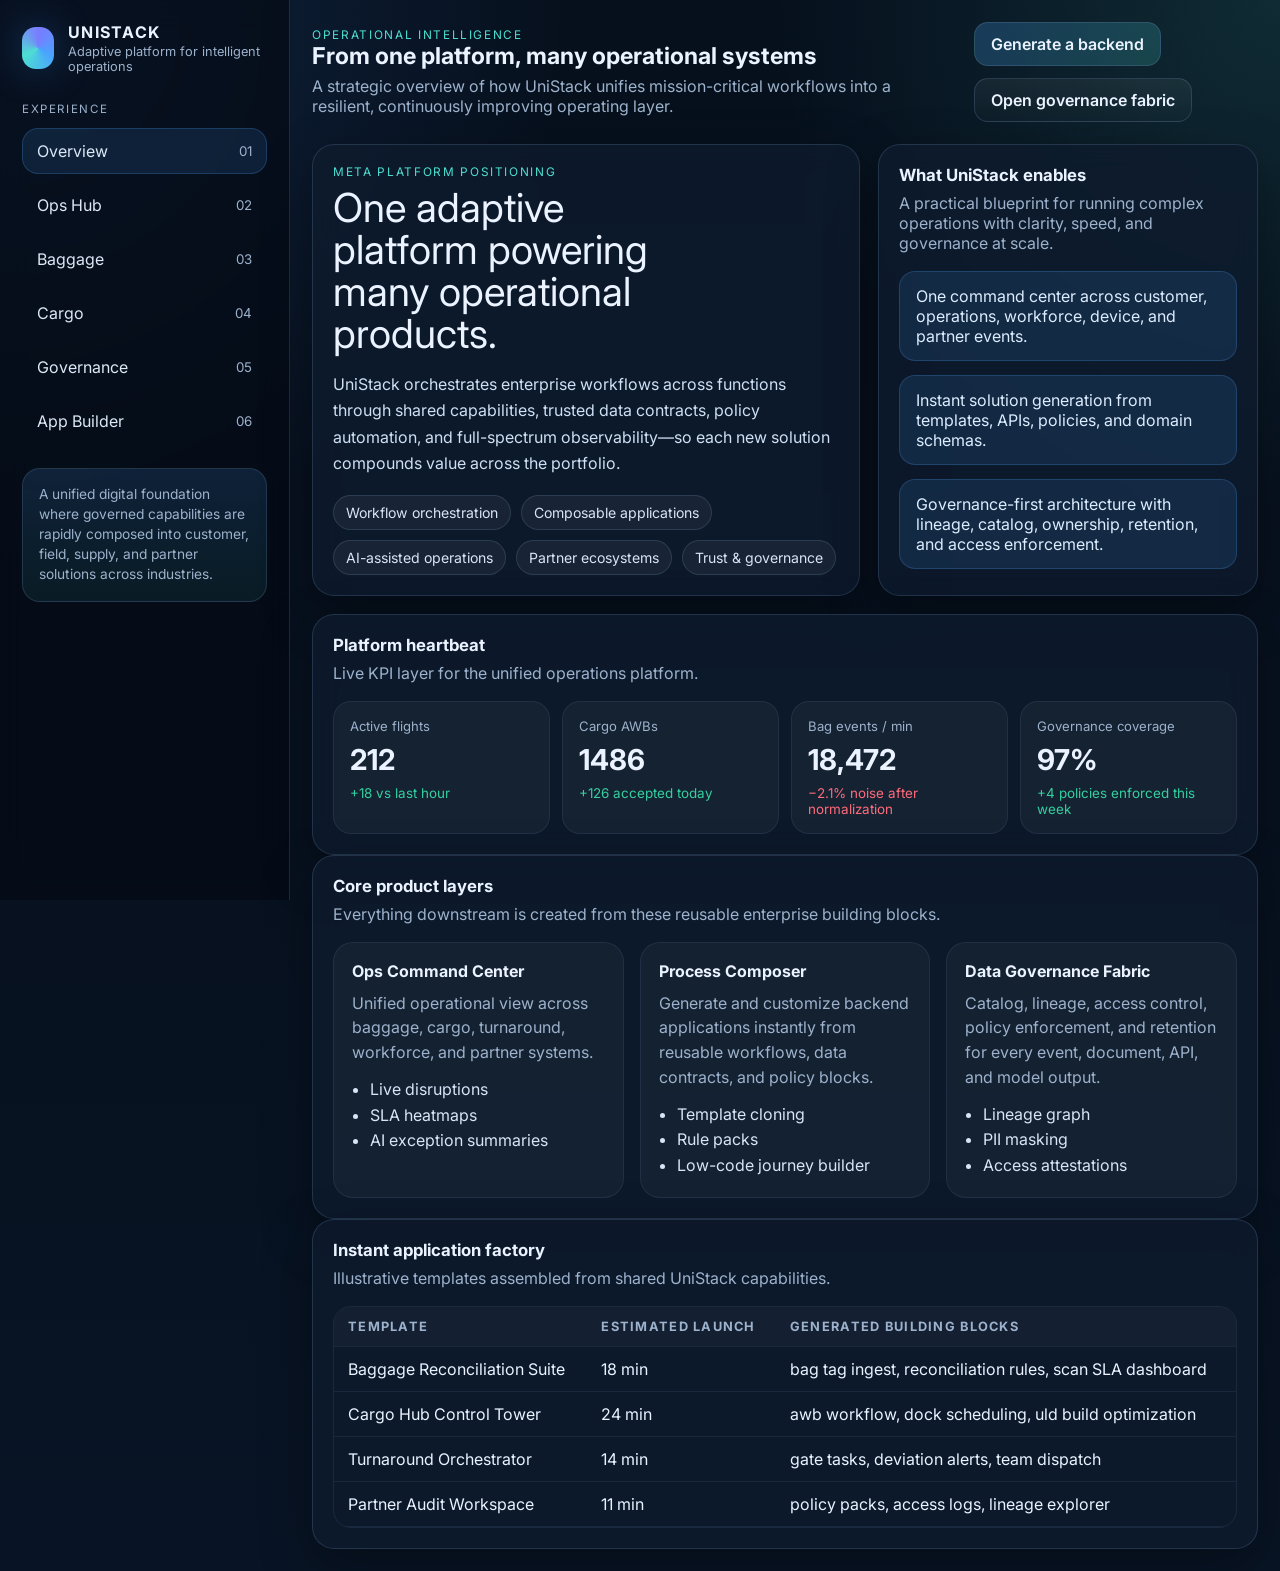
<file: index.html>
<!DOCTYPE html>
<html lang="en">
<head>
  <meta charset="UTF-8" />
  <meta name="viewport" content="width=device-width, initial-scale=1.0" />
  <title>UniStack Prototype | Adaptive Platform for Intelligent Operations</title>
  <link rel="preconnect" href="https://fonts.googleapis.com">
  <link rel="preconnect" href="https://fonts.gstatic.com" crossorigin>
  <link href="https://fonts.googleapis.com/css2?family=Inter:wght@400;500;600;700;800&display=swap" rel="stylesheet">
  <link rel="stylesheet" href="./assets/styles.css" />
</head>
<body>
  <div class="shell">
    <aside class="sidebar">
      <div class="brand">
        <div class="brand-mark"></div>
        <div>
          <h1>UniStack</h1>
          <p>Adaptive platform for intelligent operations</p>
        </div>
      </div>

      <div class="nav-section">
        <p class="nav-title">Experience</p>
        <a class="nav-link" data-nav href="index.html">Overview <small>01</small></a>
        <a class="nav-link" data-nav href="ops-hub.html">Ops Hub <small>02</small></a>
        <a class="nav-link" data-nav href="baggage.html">Baggage <small>03</small></a>
        <a class="nav-link" data-nav href="cargo.html">Cargo <small>04</small></a>
        <a class="nav-link" data-nav href="governance.html">Governance <small>05</small></a>
        <a class="nav-link" data-nav href="builder.html">App Builder <small>06</small></a>
      </div>

      <div class="sidebar-footer">
        <p>A unified digital foundation where governed capabilities are rapidly composed into customer, field, supply, and partner solutions across industries.</p>
      </div>
    </aside>

    <main class="main">
      <div class="topbar">
        <div>
          <div class="kicker">Operational Intelligence</div>
          <h2>From one platform, many operational systems</h2>
          <p>A strategic overview of how UniStack unifies mission-critical workflows into a resilient, continuously improving operating layer.</p>
        </div>
        <div class="top-actions">
          <a class="button primary" href="builder.html">Generate a backend</a>
          <a class="button" href="governance.html">Open governance fabric</a>
        </div>
      </div>

      <section class="hero">
        <div class="panel hero-panel">
          <div class="kicker">Meta platform positioning</div>
          <div class="hero-title">One adaptive platform powering many operational products.</div>
          <p class="hero-copy">UniStack orchestrates enterprise workflows across functions through shared capabilities, trusted data contracts, policy automation, and full-spectrum observability—so each new solution compounds value across the portfolio.</p>
          <div class="badges">
            <span class="badge">Workflow orchestration</span>
            <span class="badge">Composable applications</span>
            <span class="badge">AI-assisted operations</span>
            <span class="badge">Partner ecosystems</span>
            <span class="badge">Trust & governance</span>
          </div>
        </div>
        <div class="panel">
          <h3>What UniStack enables</h3>
          <p class="panel-subtitle">A practical blueprint for running complex operations with clarity, speed, and governance at scale.</p>
          <div class="stack">
            <div class="notice">One command center across customer, operations, workforce, device, and partner events.</div>
            <div class="notice">Instant solution generation from templates, APIs, policies, and domain schemas.</div>
            <div class="notice">Governance-first architecture with lineage, catalog, ownership, retention, and access enforcement.</div>
          </div>
        </div>
      </section>

      <section class="panel">
        <h3>Platform heartbeat</h3>
        <p class="panel-subtitle">Live KPI layer for the unified operations platform.</p>
        <div class="metrics" id="overview-metrics"></div>
      </section>

      <section class="panel">
        <h3>Core product layers</h3>
        <p class="panel-subtitle">Everything downstream is created from these reusable enterprise building blocks.</p>
        <div class="cards" id="module-cards"></div>
      </section>

      <section class="panel">
        <h3>Instant application factory</h3>
        <p class="panel-subtitle">Illustrative templates assembled from shared UniStack capabilities.</p>
        <div class="table-wrap">
          <table>
            <thead>
              <tr><th>Template</th><th>Estimated launch</th><th>Generated building blocks</th></tr>
            </thead>
            <tbody id="template-table"></tbody>
          </table>
        </div>
      </section>
    </main>
  </div>
  <script src="./assets/app.js"></script>
</body>
</html>
</file>
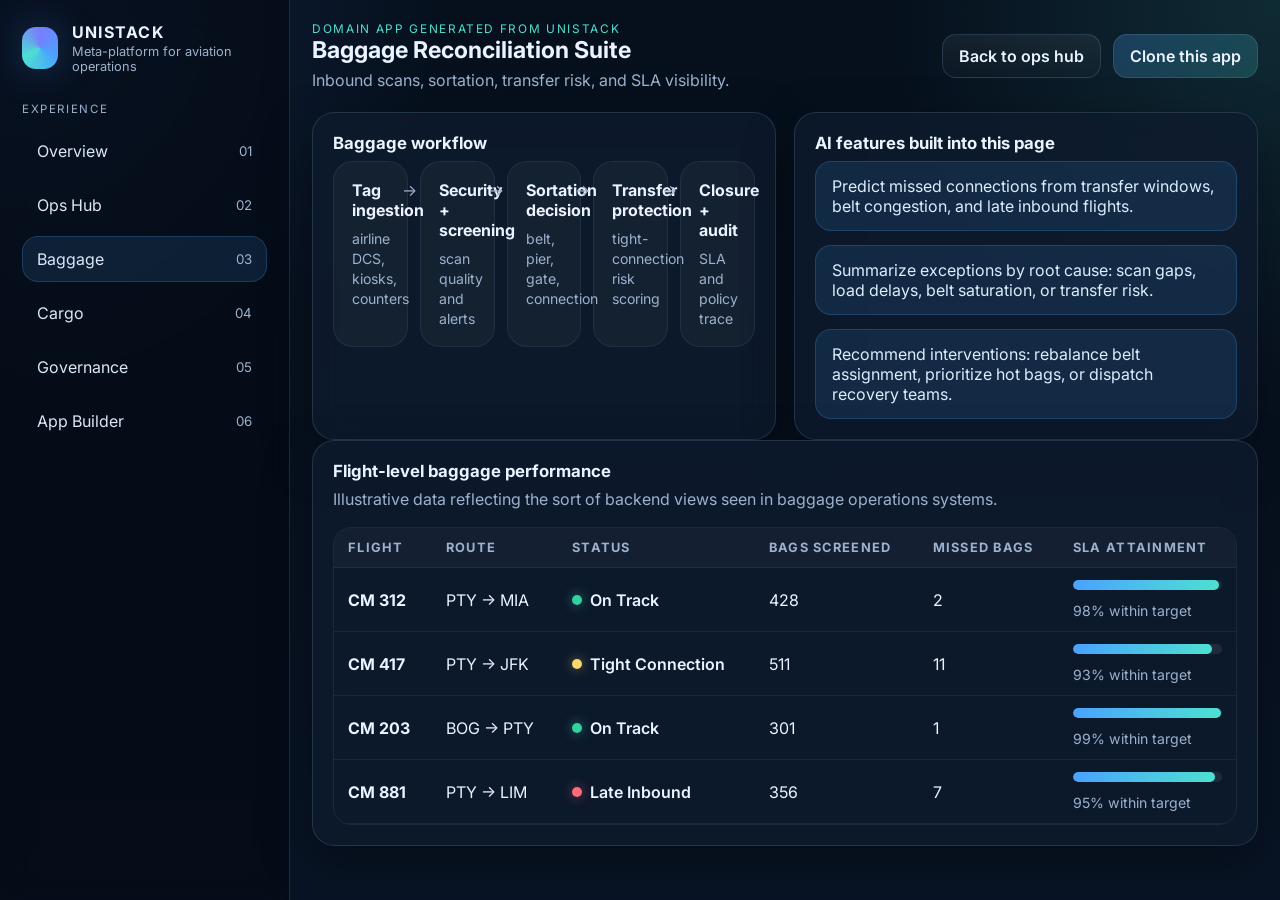
<file: baggage.html>
<!DOCTYPE html>
<html lang="en">
<head>
  <meta charset="UTF-8" />
  <meta name="viewport" content="width=device-width, initial-scale=1.0" />
  <title>UniStack Baggage Suite</title>
  <link rel="preconnect" href="https://fonts.googleapis.com">
  <link rel="preconnect" href="https://fonts.gstatic.com" crossorigin>
  <link href="https://fonts.googleapis.com/css2?family=Inter:wght@400;500;600;700;800&display=swap" rel="stylesheet">
  <link rel="stylesheet" href="./assets/styles.css" />
</head>
<body>
  <div class="shell">
    <aside class="sidebar">
      <div class="brand"><div class="brand-mark"></div><div><h1>UniStack</h1><p>Meta-platform for aviation operations</p></div></div>
      <div class="nav-section">
        <p class="nav-title">Experience</p>
        <a class="nav-link" data-nav href="index.html">Overview <small>01</small></a>
        <a class="nav-link" data-nav href="ops-hub.html">Ops Hub <small>02</small></a>
        <a class="nav-link" data-nav href="baggage.html">Baggage <small>03</small></a>
        <a class="nav-link" data-nav href="cargo.html">Cargo <small>04</small></a>
        <a class="nav-link" data-nav href="governance.html">Governance <small>05</small></a>
        <a class="nav-link" data-nav href="builder.html">App Builder <small>06</small></a>
      </div>
    </aside>
    <main class="main">
      <div class="topbar">
        <div><div class="kicker">Domain app generated from UniStack</div><h2>Baggage Reconciliation Suite</h2><p>Inbound scans, sortation, transfer risk, and SLA visibility.</p></div>
        <div class="top-actions"><a class="button" href="ops-hub.html">Back to ops hub</a><a class="button primary" href="builder.html">Clone this app</a></div>
      </div>

      <section class="grid cols-2">
        <div class="panel">
          <h3>Baggage workflow</h3>
          <div class="flow">
            <div class="flow-step"><strong>Tag ingestion</strong><span class="footer-note">airline DCS, kiosks, counters</span></div>
            <div class="flow-step"><strong>Security + screening</strong><span class="footer-note">scan quality and alerts</span></div>
            <div class="flow-step"><strong>Sortation decision</strong><span class="footer-note">belt, pier, gate, connection</span></div>
            <div class="flow-step"><strong>Transfer protection</strong><span class="footer-note">tight-connection risk scoring</span></div>
            <div class="flow-step"><strong>Closure + audit</strong><span class="footer-note">SLA and policy trace</span></div>
          </div>
        </div>
        <div class="panel">
          <h3>AI features built into this page</h3>
          <div class="stack">
            <div class="notice">Predict missed connections from transfer windows, belt congestion, and late inbound flights.</div>
            <div class="notice">Summarize exceptions by root cause: scan gaps, load delays, belt saturation, or transfer risk.</div>
            <div class="notice">Recommend interventions: rebalance belt assignment, prioritize hot bags, or dispatch recovery teams.</div>
          </div>
        </div>
      </section>

      <section class="panel">
        <h3>Flight-level baggage performance</h3>
        <p class="panel-subtitle">Illustrative data reflecting the sort of backend views seen in baggage operations systems.</p>
        <div class="table-wrap">
          <table>
            <thead><tr><th>Flight</th><th>Route</th><th>Status</th><th>Bags screened</th><th>Missed bags</th><th>SLA attainment</th></tr></thead>
            <tbody id="baggage-table"></tbody>
          </table>
        </div>
      </section>
    </main>
  </div>
  <script src="./assets/app.js"></script>
</body>
</html>
</file>
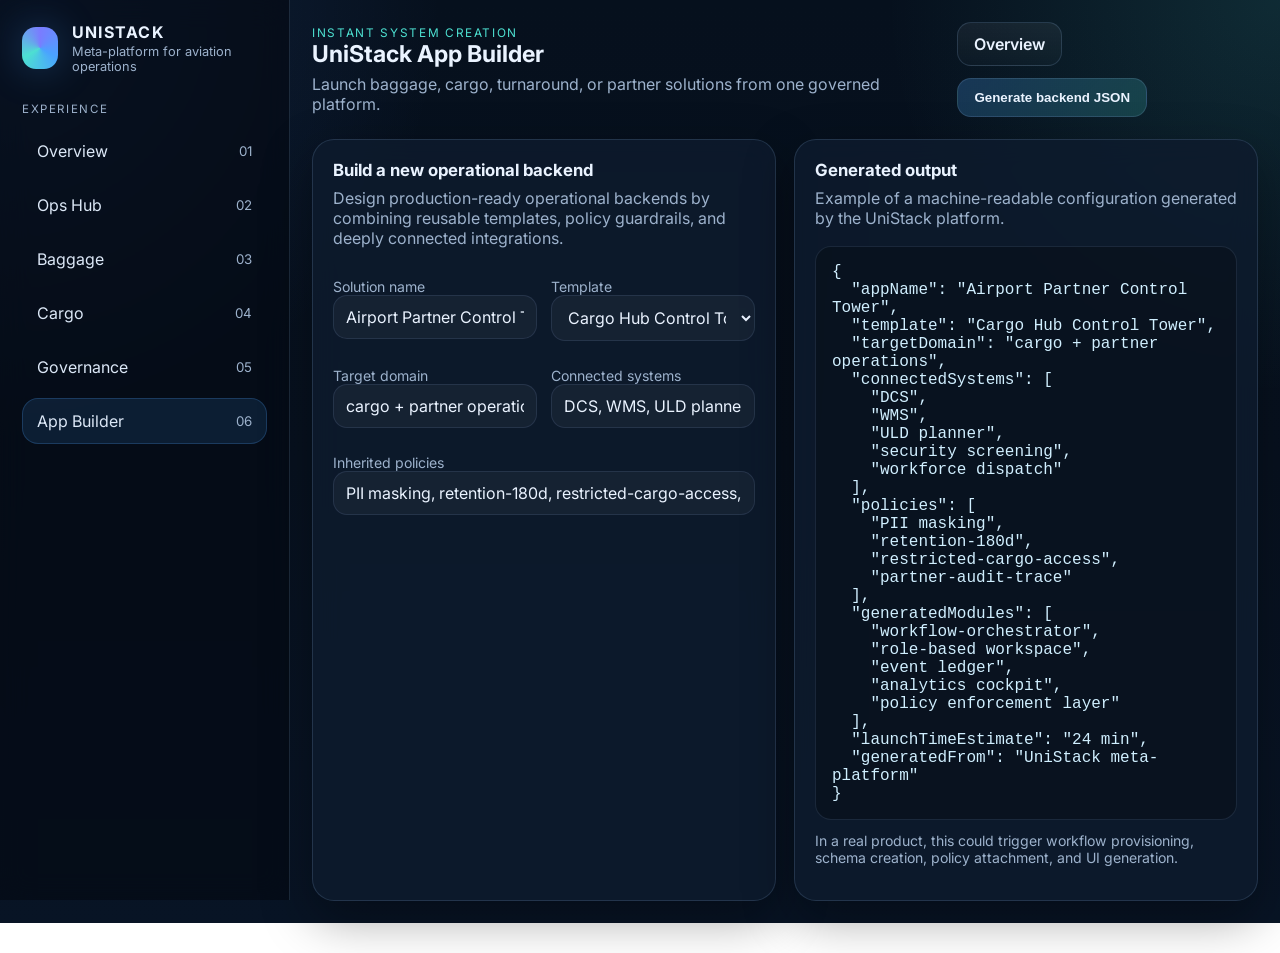
<file: builder.html>
<!DOCTYPE html>
<html lang="en">
<head>
  <meta charset="UTF-8" />
  <meta name="viewport" content="width=device-width, initial-scale=1.0" />
  <title>UniStack App Builder</title>
  <link rel="preconnect" href="https://fonts.googleapis.com">
  <link rel="preconnect" href="https://fonts.gstatic.com" crossorigin>
  <link href="https://fonts.googleapis.com/css2?family=Inter:wght@400;500;600;700;800&display=swap" rel="stylesheet">
  <link rel="stylesheet" href="./assets/styles.css" />
</head>
<body>
  <div class="shell">
    <aside class="sidebar">
      <div class="brand"><div class="brand-mark"></div><div><h1>UniStack</h1><p>Meta-platform for aviation operations</p></div></div>
      <div class="nav-section">
        <p class="nav-title">Experience</p>
        <a class="nav-link" data-nav href="index.html">Overview <small>01</small></a>
        <a class="nav-link" data-nav href="ops-hub.html">Ops Hub <small>02</small></a>
        <a class="nav-link" data-nav href="baggage.html">Baggage <small>03</small></a>
        <a class="nav-link" data-nav href="cargo.html">Cargo <small>04</small></a>
        <a class="nav-link" data-nav href="governance.html">Governance <small>05</small></a>
        <a class="nav-link" data-nav href="builder.html">App Builder <small>06</small></a>
      </div>
    </aside>
    <main class="main">
      <div class="topbar">
        <div><div class="kicker">Instant system creation</div><h2>UniStack App Builder</h2><p>Launch baggage, cargo, turnaround, or partner solutions from one governed platform.</p></div>
        <div class="top-actions"><a class="button" href="index.html">Overview</a><button class="button primary" id="generate-app">Generate backend JSON</button></div>
      </div>

      <section class="grid cols-2">
        <div class="panel">
          <h3>Build a new operational backend</h3>
          <p class="panel-subtitle">Design production-ready operational backends by combining reusable templates, policy guardrails, and deeply connected integrations.</p>
          <form id="builder-form" class="stack">
            <div class="form-grid">
              <label>
                <div class="footer-note">Solution name</div>
                <input name="appName" value="Airport Partner Control Tower" />
              </label>
              <label>
                <div class="footer-note">Template</div>
                <select name="template">
                  <option>Baggage Reconciliation Suite</option>
                  <option selected>Cargo Hub Control Tower</option>
                  <option>Turnaround Orchestrator</option>
                  <option>Partner Audit Workspace</option>
                </select>
              </label>
            </div>
            <div class="form-grid">
              <label>
                <div class="footer-note">Target domain</div>
                <input name="domain" value="cargo + partner operations" />
              </label>
              <label>
                <div class="footer-note">Connected systems</div>
                <input name="systems" value="DCS, WMS, ULD planner, security screening, workforce dispatch" />
              </label>
            </div>
            <label>
              <div class="footer-note">Inherited policies</div>
              <input name="policies" value="PII masking, retention-180d, restricted-cargo-access, partner-audit-trace" />
            </label>
          </form>
        </div>
        <div class="panel">
          <h3>Generated output</h3>
          <p class="panel-subtitle">Example of a machine-readable configuration generated by the UniStack platform.</p>
          <div class="codebox" id="generated-output"></div>
          <p class="footer-note">In a real product, this could trigger workflow provisioning, schema creation, policy attachment, and UI generation.</p>
        </div>
      </section>
    </main>
  </div>
  <script src="./assets/app.js"></script>
</body>
</html>
</file>
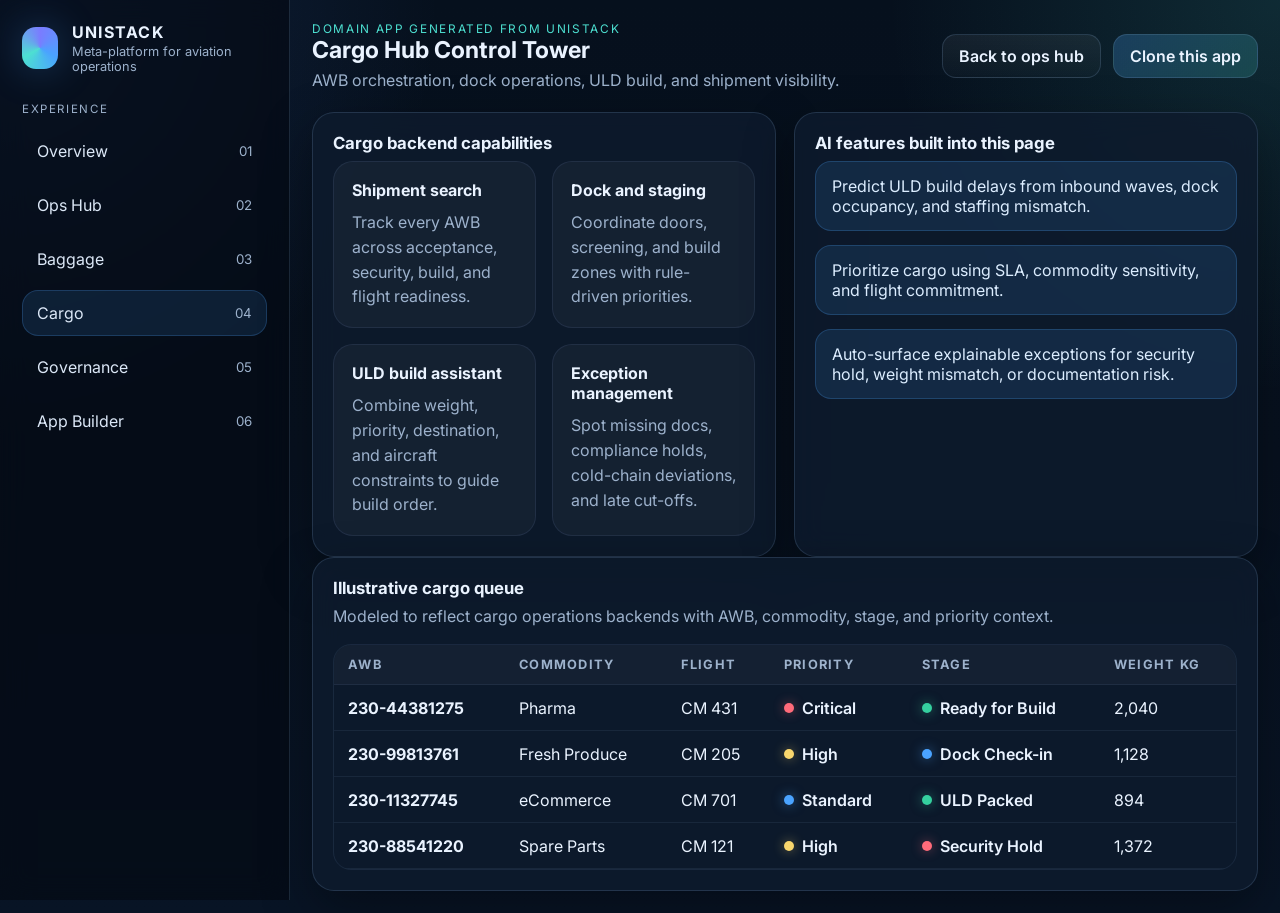
<file: cargo.html>
<!DOCTYPE html>
<html lang="en">
<head>
  <meta charset="UTF-8" />
  <meta name="viewport" content="width=device-width, initial-scale=1.0" />
  <title>UniStack Cargo Control Tower</title>
  <link rel="preconnect" href="https://fonts.googleapis.com">
  <link rel="preconnect" href="https://fonts.gstatic.com" crossorigin>
  <link href="https://fonts.googleapis.com/css2?family=Inter:wght@400;500;600;700;800&display=swap" rel="stylesheet">
  <link rel="stylesheet" href="./assets/styles.css" />
</head>
<body>
  <div class="shell">
    <aside class="sidebar">
      <div class="brand"><div class="brand-mark"></div><div><h1>UniStack</h1><p>Meta-platform for aviation operations</p></div></div>
      <div class="nav-section">
        <p class="nav-title">Experience</p>
        <a class="nav-link" data-nav href="index.html">Overview <small>01</small></a>
        <a class="nav-link" data-nav href="ops-hub.html">Ops Hub <small>02</small></a>
        <a class="nav-link" data-nav href="baggage.html">Baggage <small>03</small></a>
        <a class="nav-link" data-nav href="cargo.html">Cargo <small>04</small></a>
        <a class="nav-link" data-nav href="governance.html">Governance <small>05</small></a>
        <a class="nav-link" data-nav href="builder.html">App Builder <small>06</small></a>
      </div>
    </aside>
    <main class="main">
      <div class="topbar">
        <div><div class="kicker">Domain app generated from UniStack</div><h2>Cargo Hub Control Tower</h2><p>AWB orchestration, dock operations, ULD build, and shipment visibility.</p></div>
        <div class="top-actions"><a class="button" href="ops-hub.html">Back to ops hub</a><a class="button primary" href="builder.html">Clone this app</a></div>
      </div>

      <section class="grid cols-2">
        <div class="panel">
          <h3>Cargo backend capabilities</h3>
          <div class="cards" style="grid-template-columns:1fr 1fr;">
            <div class="card"><h4>Shipment search</h4><p>Track every AWB across acceptance, security, build, and flight readiness.</p></div>
            <div class="card"><h4>Dock and staging</h4><p>Coordinate doors, screening, and build zones with rule-driven priorities.</p></div>
            <div class="card"><h4>ULD build assistant</h4><p>Combine weight, priority, destination, and aircraft constraints to guide build order.</p></div>
            <div class="card"><h4>Exception management</h4><p>Spot missing docs, compliance holds, cold-chain deviations, and late cut-offs.</p></div>
          </div>
        </div>
        <div class="panel">
          <h3>AI features built into this page</h3>
          <div class="stack">
            <div class="notice">Predict ULD build delays from inbound waves, dock occupancy, and staffing mismatch.</div>
            <div class="notice">Prioritize cargo using SLA, commodity sensitivity, and flight commitment.</div>
            <div class="notice">Auto-surface explainable exceptions for security hold, weight mismatch, or documentation risk.</div>
          </div>
        </div>
      </section>

      <section class="panel">
        <h3>Illustrative cargo queue</h3>
        <p class="panel-subtitle">Modeled to reflect cargo operations backends with AWB, commodity, stage, and priority context.</p>
        <div class="table-wrap">
          <table>
            <thead><tr><th>AWB</th><th>Commodity</th><th>Flight</th><th>Priority</th><th>Stage</th><th>Weight kg</th></tr></thead>
            <tbody id="cargo-table"></tbody>
          </table>
        </div>
      </section>
    </main>
  </div>
  <script src="./assets/app.js"></script>
</body>
</html>
</file>
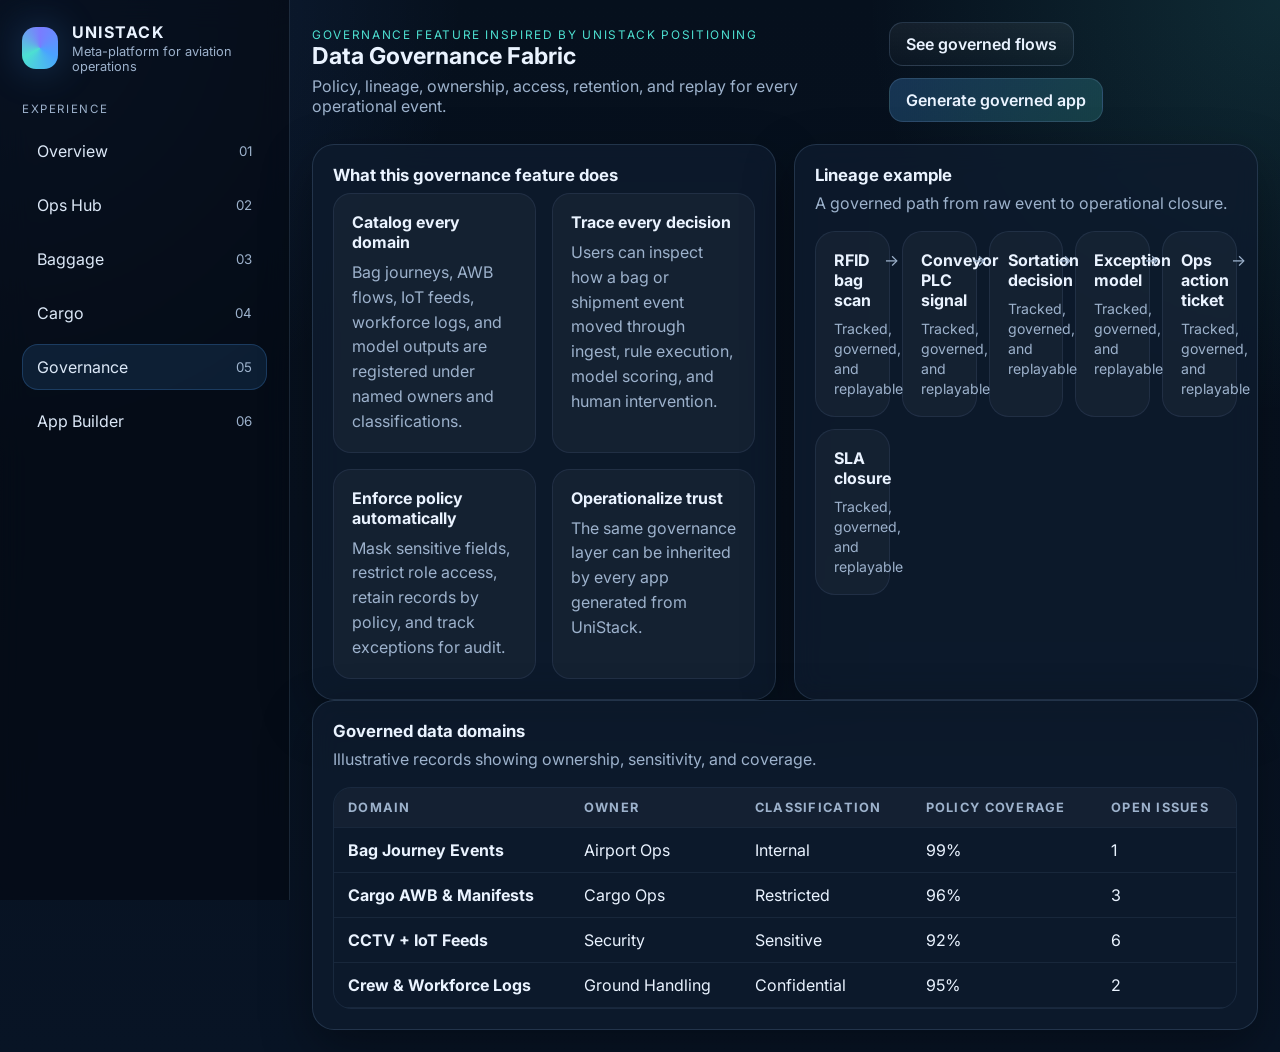
<file: governance.html>
<!DOCTYPE html>
<html lang="en">
<head>
  <meta charset="UTF-8" />
  <meta name="viewport" content="width=device-width, initial-scale=1.0" />
  <title>UniStack Governance Fabric</title>
  <link rel="preconnect" href="https://fonts.googleapis.com">
  <link rel="preconnect" href="https://fonts.gstatic.com" crossorigin>
  <link href="https://fonts.googleapis.com/css2?family=Inter:wght@400;500;600;700;800&display=swap" rel="stylesheet">
  <link rel="stylesheet" href="./assets/styles.css" />
</head>
<body>
  <div class="shell">
    <aside class="sidebar">
      <div class="brand"><div class="brand-mark"></div><div><h1>UniStack</h1><p>Meta-platform for aviation operations</p></div></div>
      <div class="nav-section">
        <p class="nav-title">Experience</p>
        <a class="nav-link" data-nav href="index.html">Overview <small>01</small></a>
        <a class="nav-link" data-nav href="ops-hub.html">Ops Hub <small>02</small></a>
        <a class="nav-link" data-nav href="baggage.html">Baggage <small>03</small></a>
        <a class="nav-link" data-nav href="cargo.html">Cargo <small>04</small></a>
        <a class="nav-link" data-nav href="governance.html">Governance <small>05</small></a>
        <a class="nav-link" data-nav href="builder.html">App Builder <small>06</small></a>
      </div>
    </aside>
    <main class="main">
      <div class="topbar">
        <div><div class="kicker">Governance feature inspired by UniStack positioning</div><h2>Data Governance Fabric</h2><p>Policy, lineage, ownership, access, retention, and replay for every operational event.</p></div>
        <div class="top-actions"><a class="button" href="ops-hub.html">See governed flows</a><a class="button primary" href="builder.html">Generate governed app</a></div>
      </div>

      <section class="grid cols-2">
        <div class="panel">
          <h3>What this governance feature does</h3>
          <div class="risk-grid">
            <div class="risk-item"><h4>Catalog every domain</h4><p>Bag journeys, AWB flows, IoT feeds, workforce logs, and model outputs are registered under named owners and classifications.</p></div>
            <div class="risk-item"><h4>Trace every decision</h4><p>Users can inspect how a bag or shipment event moved through ingest, rule execution, model scoring, and human intervention.</p></div>
            <div class="risk-item"><h4>Enforce policy automatically</h4><p>Mask sensitive fields, restrict role access, retain records by policy, and track exceptions for audit.</p></div>
            <div class="risk-item"><h4>Operationalize trust</h4><p>The same governance layer can be inherited by every app generated from UniStack.</p></div>
          </div>
        </div>
        <div class="panel">
          <h3>Lineage example</h3>
          <p class="panel-subtitle">A governed path from raw event to operational closure.</p>
          <div class="flow" id="lineage-flow"></div>
        </div>
      </section>

      <section class="panel">
        <h3>Governed data domains</h3>
        <p class="panel-subtitle">Illustrative records showing ownership, sensitivity, and coverage.</p>
        <div class="table-wrap">
          <table>
            <thead><tr><th>Domain</th><th>Owner</th><th>Classification</th><th>Policy coverage</th><th>Open issues</th></tr></thead>
            <tbody id="governance-table"></tbody>
          </table>
        </div>
      </section>
    </main>
  </div>
  <script src="./assets/app.js"></script>
</body>
</html>
</file>
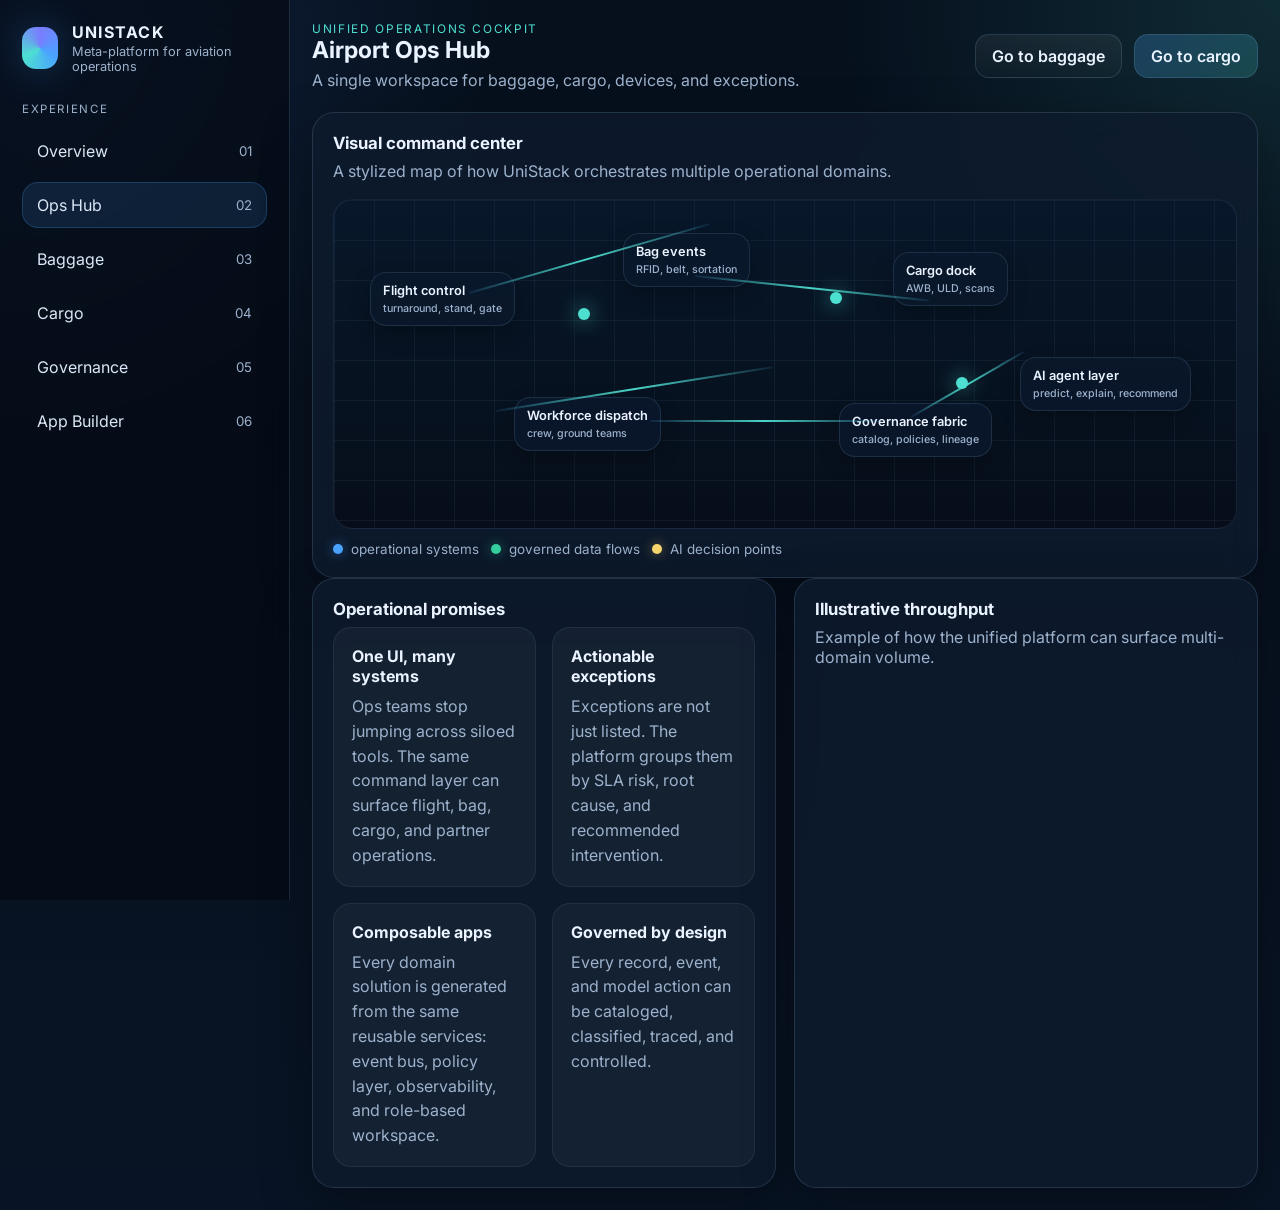
<file: ops-hub.html>
<!DOCTYPE html>
<html lang="en">
<head>
  <meta charset="UTF-8" />
  <meta name="viewport" content="width=device-width, initial-scale=1.0" />
  <title>UniStack Ops Hub</title>
  <link rel="preconnect" href="https://fonts.googleapis.com">
  <link rel="preconnect" href="https://fonts.gstatic.com" crossorigin>
  <link href="https://fonts.googleapis.com/css2?family=Inter:wght@400;500;600;700;800&display=swap" rel="stylesheet">
  <link rel="stylesheet" href="./assets/styles.css" />
</head>
<body>
  <div class="shell">
    <aside class="sidebar">
      <div class="brand"><div class="brand-mark"></div><div><h1>UniStack</h1><p>Meta-platform for aviation operations</p></div></div>
      <div class="nav-section">
        <p class="nav-title">Experience</p>
        <a class="nav-link" data-nav href="index.html">Overview <small>01</small></a>
        <a class="nav-link" data-nav href="ops-hub.html">Ops Hub <small>02</small></a>
        <a class="nav-link" data-nav href="baggage.html">Baggage <small>03</small></a>
        <a class="nav-link" data-nav href="cargo.html">Cargo <small>04</small></a>
        <a class="nav-link" data-nav href="governance.html">Governance <small>05</small></a>
        <a class="nav-link" data-nav href="builder.html">App Builder <small>06</small></a>
      </div>
    </aside>
    <main class="main">
      <div class="topbar">
        <div><div class="kicker">Unified operations cockpit</div><h2>Airport Ops Hub</h2><p>A single workspace for baggage, cargo, devices, and exceptions.</p></div>
        <div class="top-actions"><a class="button" href="baggage.html">Go to baggage</a><a class="button primary" href="cargo.html">Go to cargo</a></div>
      </div>

      <section class="panel">
        <h3>Visual command center</h3>
        <p class="panel-subtitle">A stylized map of how UniStack orchestrates multiple operational domains.</p>
        <div class="canvas">
          <div class="airport-grid"></div>
          <div class="node" style="left:4%; top:22%;">Flight control<small>turnaround, stand, gate</small></div>
          <div class="node" style="left:32%; top:10%;">Bag events<small>RFID, belt, sortation</small></div>
          <div class="node" style="left:62%; top:16%;">Cargo dock<small>AWB, ULD, scans</small></div>
          <div class="node" style="left:20%; top:60%;">Workforce dispatch<small>crew, ground teams</small></div>
          <div class="node" style="left:56%; top:62%;">Governance fabric<small>catalog, policies, lineage</small></div>
          <div class="node" style="left:76%; top:48%;">AI agent layer<small>predict, explain, recommend</small></div>
          <div class="link" style="left:15%; top:28%; width:250px; transform:rotate(-16deg);"></div>
          <div class="link" style="left:40%; top:23%; width:235px; transform:rotate(6deg);"></div>
          <div class="link" style="left:35%; top:67%; width:230px; transform:rotate(0deg);"></div>
          <div class="link" style="left:64%; top:66%; width:130px; transform:rotate(-30deg);"></div>
          <div class="link" style="left:18%; top:64%; width:280px; transform:rotate(-9deg);"></div>
          <div class="pulse" style="left:27%; top:33%; animation: pulse 2.4s infinite;"></div>
          <div class="pulse" style="left:55%; top:28%; animation: pulse 1.8s infinite;"></div>
          <div class="pulse" style="left:69%; top:54%; animation: pulse 2.2s infinite;"></div>
        </div>
        <div class="legend">
          <span><span class="dot blue"></span> operational systems</span>
          <span><span class="dot green"></span> governed data flows</span>
          <span><span class="dot yellow"></span> AI decision points</span>
        </div>
      </section>

      <section class="grid cols-2">
        <div class="panel">
          <h3>Operational promises</h3>
          <div class="risk-grid">
            <div class="risk-item"><h4>One UI, many systems</h4><p>Ops teams stop jumping across siloed tools. The same command layer can surface flight, bag, cargo, and partner operations.</p></div>
            <div class="risk-item"><h4>Actionable exceptions</h4><p>Exceptions are not just listed. The platform groups them by SLA risk, root cause, and recommended intervention.</p></div>
            <div class="risk-item"><h4>Composable apps</h4><p>Every domain solution is generated from the same reusable services: event bus, policy layer, observability, and role-based workspace.</p></div>
            <div class="risk-item"><h4>Governed by design</h4><p>Every record, event, and model action can be cataloged, classified, traced, and controlled.</p></div>
          </div>
        </div>
        <div class="panel">
          <h3>Illustrative throughput</h3>
          <p class="panel-subtitle">Example of how the unified platform can surface multi-domain volume.</p>
          <div class="mini-chart" id="baggage-bars"></div>
        </div>
      </section>
    </main>
  </div>
  <script>document.head.insertAdjacentHTML('beforeend','<style>@keyframes pulse{0%{transform:scale(.7);opacity:.7}50%{transform:scale(1.3);opacity:1}100%{transform:scale(.7);opacity:.7}}</style>')</script>
  <script src="./assets/app.js"></script>
</body>
</html>
</file>
<file: assets/styles.css>
:root {
  --bg: #07111f;
  --panel: rgba(14, 27, 46, 0.82);
  --panel-2: rgba(20, 37, 61, 0.96);
  --text: #eaf3ff;
  --muted: #9db2cc;
  --line: rgba(124, 158, 201, 0.2);
  --blue: #4aa3ff;
  --cyan: #4de0d1;
  --violet: #7a7cff;
  --orange: #ff9e57;
  --green: #35d09f;
  --red: #ff6b7a;
  --yellow: #f8d66d;
  --radius: 22px;
  --shadow: 0 18px 50px rgba(0,0,0,0.35);
}
* { box-sizing: border-box; }
html, body { margin: 0; padding: 0; }
body {
  font-family: Inter, ui-sans-serif, system-ui, -apple-system, BlinkMacSystemFont, "Segoe UI", sans-serif;
  background:
    radial-gradient(circle at top left, rgba(77, 140, 255, 0.16), transparent 28%),
    radial-gradient(circle at top right, rgba(77, 224, 209, 0.13), transparent 25%),
    linear-gradient(180deg, #06101d 0%, #07111f 50%, #081425 100%);
  color: var(--text);
  min-height: 100vh;
}
a { color: inherit; text-decoration: none; }
.shell { display: grid; grid-template-columns: 290px 1fr; min-height: 100vh; }
.sidebar {
  border-right: 1px solid var(--line);
  padding: 22px;
  background: rgba(5, 10, 20, 0.7);
  backdrop-filter: blur(14px);
  position: sticky;
  top: 0;
  height: 100vh;
}
.brand { display: flex; align-items: center; gap: 14px; margin-bottom: 28px; }
.brand-mark {
  width: 42px; height: 42px; border-radius: 14px;
  background: conic-gradient(from 120deg, var(--blue), var(--cyan), var(--violet), var(--blue));
  box-shadow: 0 0 40px rgba(74,163,255,0.28);
}
.brand h1 { font-size: 1rem; margin: 0; letter-spacing: 0.08em; text-transform: uppercase; }
.brand p { margin: 2px 0 0; color: var(--muted); font-size: 0.8rem; }
.nav-section { margin-bottom: 24px; }
.nav-title { color: var(--muted); font-size: 0.72rem; text-transform: uppercase; letter-spacing: 0.14em; margin: 0 0 12px; }
.nav-link {
  display: flex; align-items: center; justify-content: space-between;
  padding: 12px 14px; border: 1px solid transparent; border-radius: 16px;
  color: #dce8f7; margin-bottom: 8px; transition: 0.25s ease;
}
.nav-link:hover, .nav-link.active { background: rgba(77, 163, 255, 0.12); border-color: rgba(77,163,255,0.22); }
.nav-link small { color: var(--muted); }
.sidebar-footer {
  margin-top: 22px; padding: 16px; border-radius: 18px; background: linear-gradient(180deg, rgba(77,163,255,0.14), rgba(77,224,209,0.08)); border: 1px solid var(--line);
}
.sidebar-footer p { margin: 0; color: var(--muted); font-size: 0.86rem; line-height: 1.45; }
.main { padding: 22px; }
.topbar { display: flex; justify-content: space-between; align-items: center; gap: 18px; margin-bottom: 22px; }
.topbar h2 { margin: 0; font-size: 1.45rem; }
.topbar p { margin: 6px 0 0; color: var(--muted); }
.top-actions { display: flex; gap: 12px; flex-wrap: wrap; }
.button, button {
  border: 1px solid rgba(124,158,201,0.22);
  background: linear-gradient(180deg, rgba(255,255,255,0.06), rgba(255,255,255,0.02));
  color: var(--text); padding: 11px 16px; border-radius: 14px; cursor: pointer; font-weight: 600;
}
.button.primary, button.primary { background: linear-gradient(135deg, rgba(74,163,255,0.24), rgba(77,224,209,0.18)); }
.button.accent { background: linear-gradient(135deg, rgba(122,124,255,0.24), rgba(74,163,255,0.14)); }
.hero {
  display: grid; grid-template-columns: 1.3fr 0.9fr; gap: 18px; margin-bottom: 18px;
}
.panel {
  background: var(--panel);
  border: 1px solid var(--line);
  border-radius: var(--radius);
  padding: 20px; box-shadow: var(--shadow); backdrop-filter: blur(14px);
}
.panel h3 { margin-top: 0; margin-bottom: 8px; font-size: 1.05rem; }
.panel-subtitle { color: var(--muted); margin-top: 0; margin-bottom: 18px; }
.kicker { color: var(--cyan); text-transform: uppercase; letter-spacing: 0.14em; font-size: 0.74rem; }
.hero-title { font-size: 2.5rem; line-height: 1.05; margin: 8px 0 14px; max-width: 14ch; }
.hero-copy { color: #cfe0f5; line-height: 1.65; max-width: 68ch; }
.badges { display: flex; gap: 10px; flex-wrap: wrap; margin-top: 18px; }
.badge { padding: 8px 12px; border-radius: 999px; background: rgba(255,255,255,0.05); border: 1px solid var(--line); color: #d8e5f8; font-size: 0.88rem; }
.grid { display: grid; gap: 18px; }
.grid.cols-2 { grid-template-columns: repeat(2, minmax(0, 1fr)); }
.grid.cols-3 { grid-template-columns: repeat(3, minmax(0, 1fr)); }
.metrics { display: grid; grid-template-columns: repeat(4, minmax(0,1fr)); gap: 12px; }
.metric {
  padding: 16px; border-radius: 18px; background: rgba(255,255,255,0.04); border: 1px solid rgba(124,158,201,0.12);
}
.metric .label { color: var(--muted); font-size: 0.82rem; }
.metric .value { font-size: 1.8rem; font-weight: 700; margin-top: 8px; }
.metric .delta { margin-top: 8px; font-size: 0.84rem; }
.delta.up { color: var(--green); }
.delta.down { color: var(--red); }
.cards { display: grid; grid-template-columns: repeat(3, minmax(0, 1fr)); gap: 16px; }
.card {
  padding: 18px; border-radius: 20px; background: rgba(255,255,255,0.035); border: 1px solid rgba(124,158,201,0.12);
}
.card h4 { margin: 0 0 10px; font-size: 1rem; }
.card p { margin: 0; color: var(--muted); line-height: 1.55; }
.card ul { margin: 12px 0 0; padding-left: 18px; color: #d7e5f9; line-height: 1.6; }
.table-wrap { overflow: auto; border-radius: 18px; border: 1px solid rgba(124,158,201,0.12); }
table { width: 100%; border-collapse: collapse; min-width: 780px; }
th, td { padding: 12px 14px; text-align: left; border-bottom: 1px solid rgba(124,158,201,0.1); }
th { color: var(--muted); font-size: 0.8rem; text-transform: uppercase; letter-spacing: 0.1em; background: rgba(255,255,255,0.03); }
.status { display: inline-flex; align-items: center; gap: 8px; font-weight: 600; }
.dot { width: 10px; height: 10px; border-radius: 999px; }
.dot.green { background: var(--green); box-shadow: 0 0 12px rgba(53,208,159,0.5); }
.dot.red { background: var(--red); box-shadow: 0 0 12px rgba(255,107,122,0.45); }
.dot.yellow { background: var(--yellow); box-shadow: 0 0 12px rgba(248,214,109,0.45); }
.dot.blue { background: var(--blue); box-shadow: 0 0 12px rgba(74,163,255,0.5); }
.progress-bar { width: 100%; height: 10px; border-radius: 999px; background: rgba(255,255,255,0.08); overflow: hidden; }
.progress-bar span { display: block; height: 100%; border-radius: inherit; background: linear-gradient(90deg, var(--blue), var(--cyan)); }
.flow {
  display: grid; grid-template-columns: repeat(5, minmax(0,1fr)); gap: 12px;
}
.flow-step {
  padding: 18px; border-radius: 20px; background: rgba(255,255,255,0.035); border: 1px solid rgba(124,158,201,0.12); position: relative;
}
.flow-step:not(:last-child)::after {
  content: '→'; position: absolute; right: -10px; top: 18px; color: var(--muted);
}
.flow-step strong { display: block; margin-bottom: 8px; }
.canvas {
  position: relative; min-height: 330px; border-radius: 20px; overflow: hidden;
  background: linear-gradient(180deg, rgba(8,23,42,0.95), rgba(7,14,26,0.96));
  border: 1px solid rgba(124,158,201,0.14);
}
.airport-grid {
  position: absolute; inset: 0; background-image:
    linear-gradient(rgba(124,158,201,0.08) 1px, transparent 1px),
    linear-gradient(90deg, rgba(124,158,201,0.08) 1px, transparent 1px);
  background-size: 40px 40px;
}
.node {
  position: absolute; padding: 10px 12px; border-radius: 16px; font-size: 0.8rem; font-weight: 600;
  border: 1px solid rgba(124,158,201,0.18); background: rgba(10, 24, 43, 0.95); box-shadow: 0 8px 20px rgba(0,0,0,0.25);
}
.node small { display: block; color: var(--muted); font-weight: 500; margin-top: 4px; }
.link {
  position: absolute; height: 2px; background: linear-gradient(90deg, rgba(74,163,255,0.1), rgba(77,224,209,0.95), rgba(74,163,255,0.1));
  transform-origin: left center;
}
.pulse {
  position: absolute; width: 12px; height: 12px; border-radius: 999px; background: var(--cyan); box-shadow: 0 0 20px rgba(77,224,209,0.8);
}
.legend { display: flex; gap: 12px; flex-wrap: wrap; margin-top: 12px; color: var(--muted); font-size: 0.84rem; }
.legend span { display: inline-flex; align-items: center; gap: 8px; }
.mini-chart { display: flex; align-items: flex-end; gap: 10px; height: 170px; padding-top: 10px; }
.bar { flex: 1; border-radius: 12px 12px 0 0; background: linear-gradient(180deg, rgba(77,224,209,0.9), rgba(74,163,255,0.45)); position: relative; }
.bar span { position: absolute; bottom: -26px; left: 50%; transform: translateX(-50%); color: var(--muted); font-size: 0.75rem; white-space: nowrap; }
.bar strong { position: absolute; top: -26px; left: 50%; transform: translateX(-50%); font-size: 0.78rem; }
.risk-grid { display: grid; grid-template-columns: repeat(2, minmax(0, 1fr)); gap: 16px; }
.risk-item { padding: 18px; border-radius: 18px; background: rgba(255,255,255,0.035); border: 1px solid rgba(124,158,201,0.12); }
.risk-item h4 { margin: 0 0 8px; }
.risk-item p { margin: 0; color: var(--muted); line-height: 1.55; }
.footer-note { color: var(--muted); font-size: 0.88rem; margin-top: 12px; }
input, select, textarea {
  width: 100%; background: rgba(255,255,255,0.04); color: var(--text); border: 1px solid rgba(124,158,201,0.16);
  border-radius: 14px; padding: 11px 12px; font: inherit;
}
textarea { min-height: 120px; resize: vertical; }
.form-grid { display: grid; grid-template-columns: repeat(2, minmax(0,1fr)); gap: 14px; }
.stack { display: grid; gap: 14px; }
.codebox {
  margin-top: 16px; padding: 16px; border-radius: 16px; background: rgba(0,0,0,0.26); border: 1px solid rgba(124,158,201,0.16); font-family: ui-monospace, SFMono-Regular, Menlo, monospace; color: #d0efff; white-space: pre-wrap;
}
.hero-panel .panel { height: 100%; }
.notice {
  padding: 14px 16px; border-radius: 16px; background: rgba(77,163,255,0.12); border: 1px solid rgba(77,163,255,0.22); color: #dcedff;
}
@media (max-width: 1180px) {
  .shell { grid-template-columns: 1fr; }
  .sidebar { position: relative; height: auto; }
  .hero, .grid.cols-2, .grid.cols-3, .cards, .risk-grid, .metrics, .flow, .form-grid { grid-template-columns: 1fr; }
}
</file>
